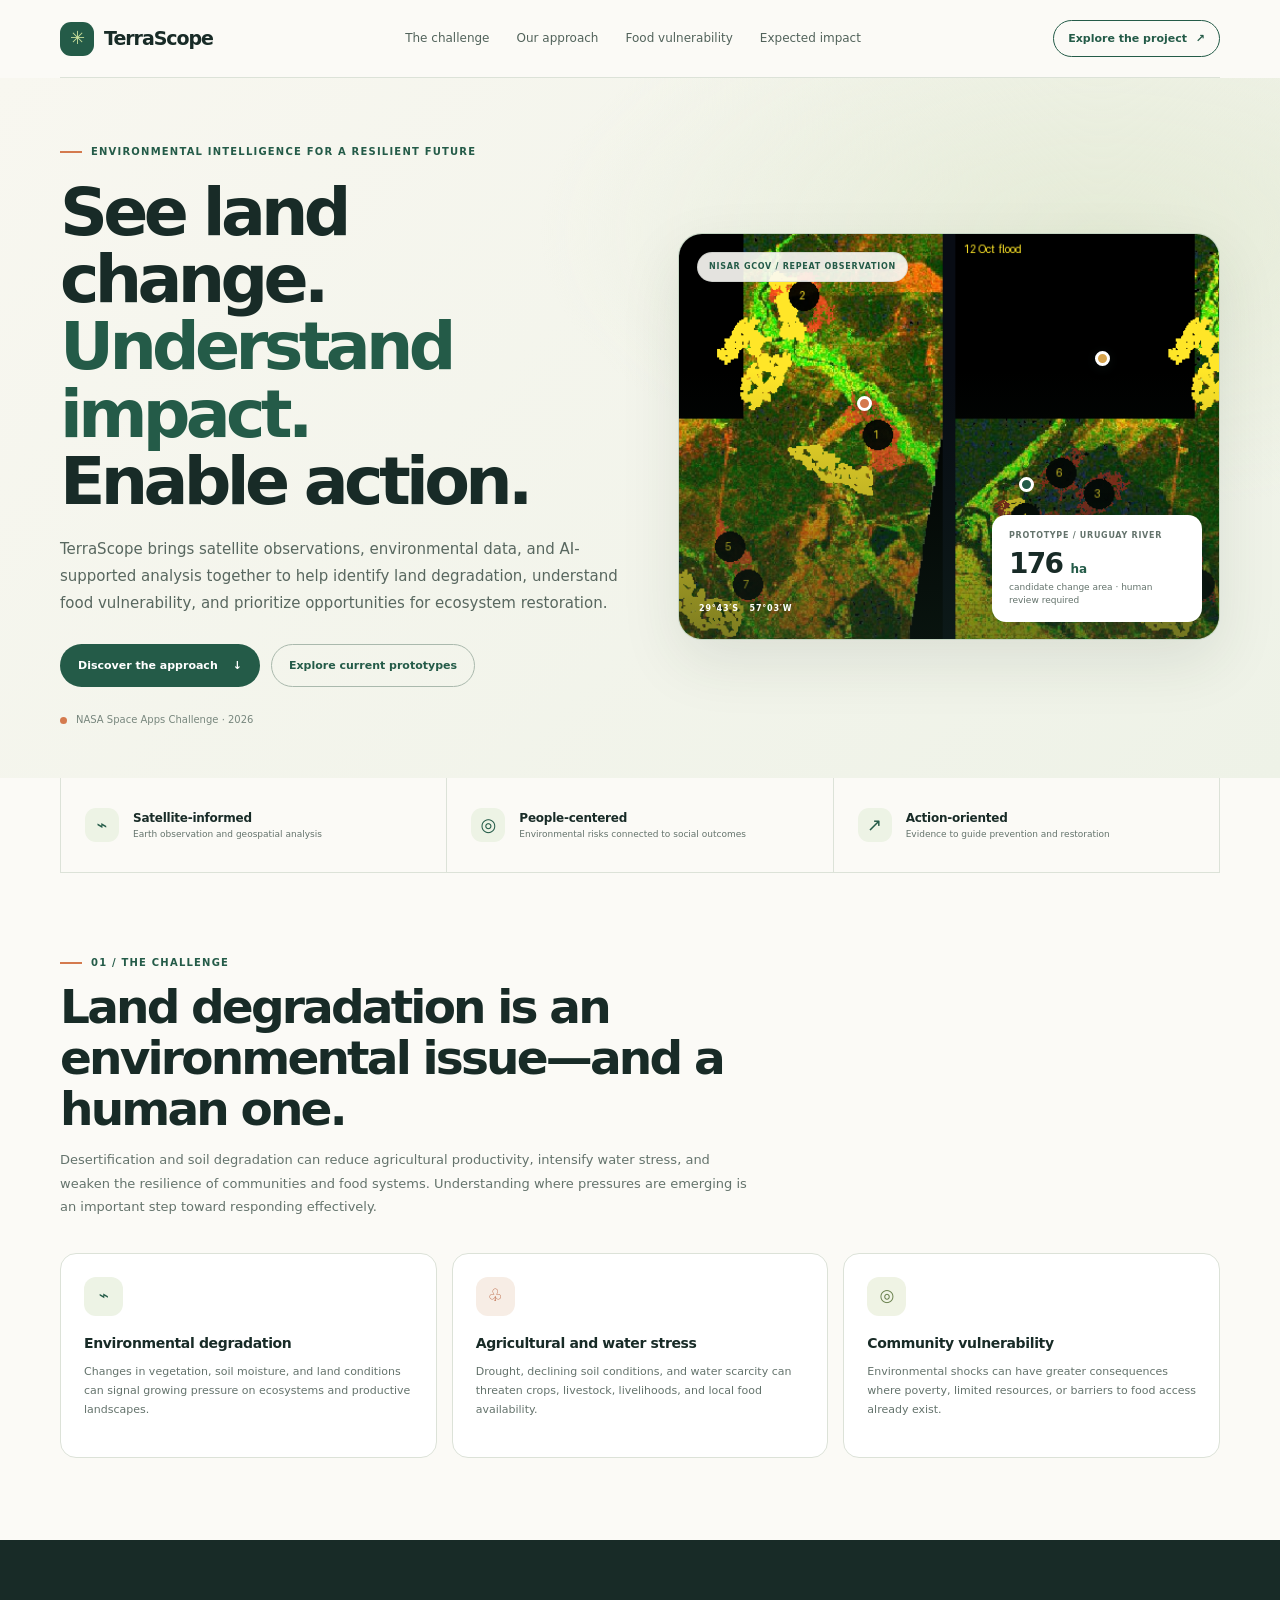
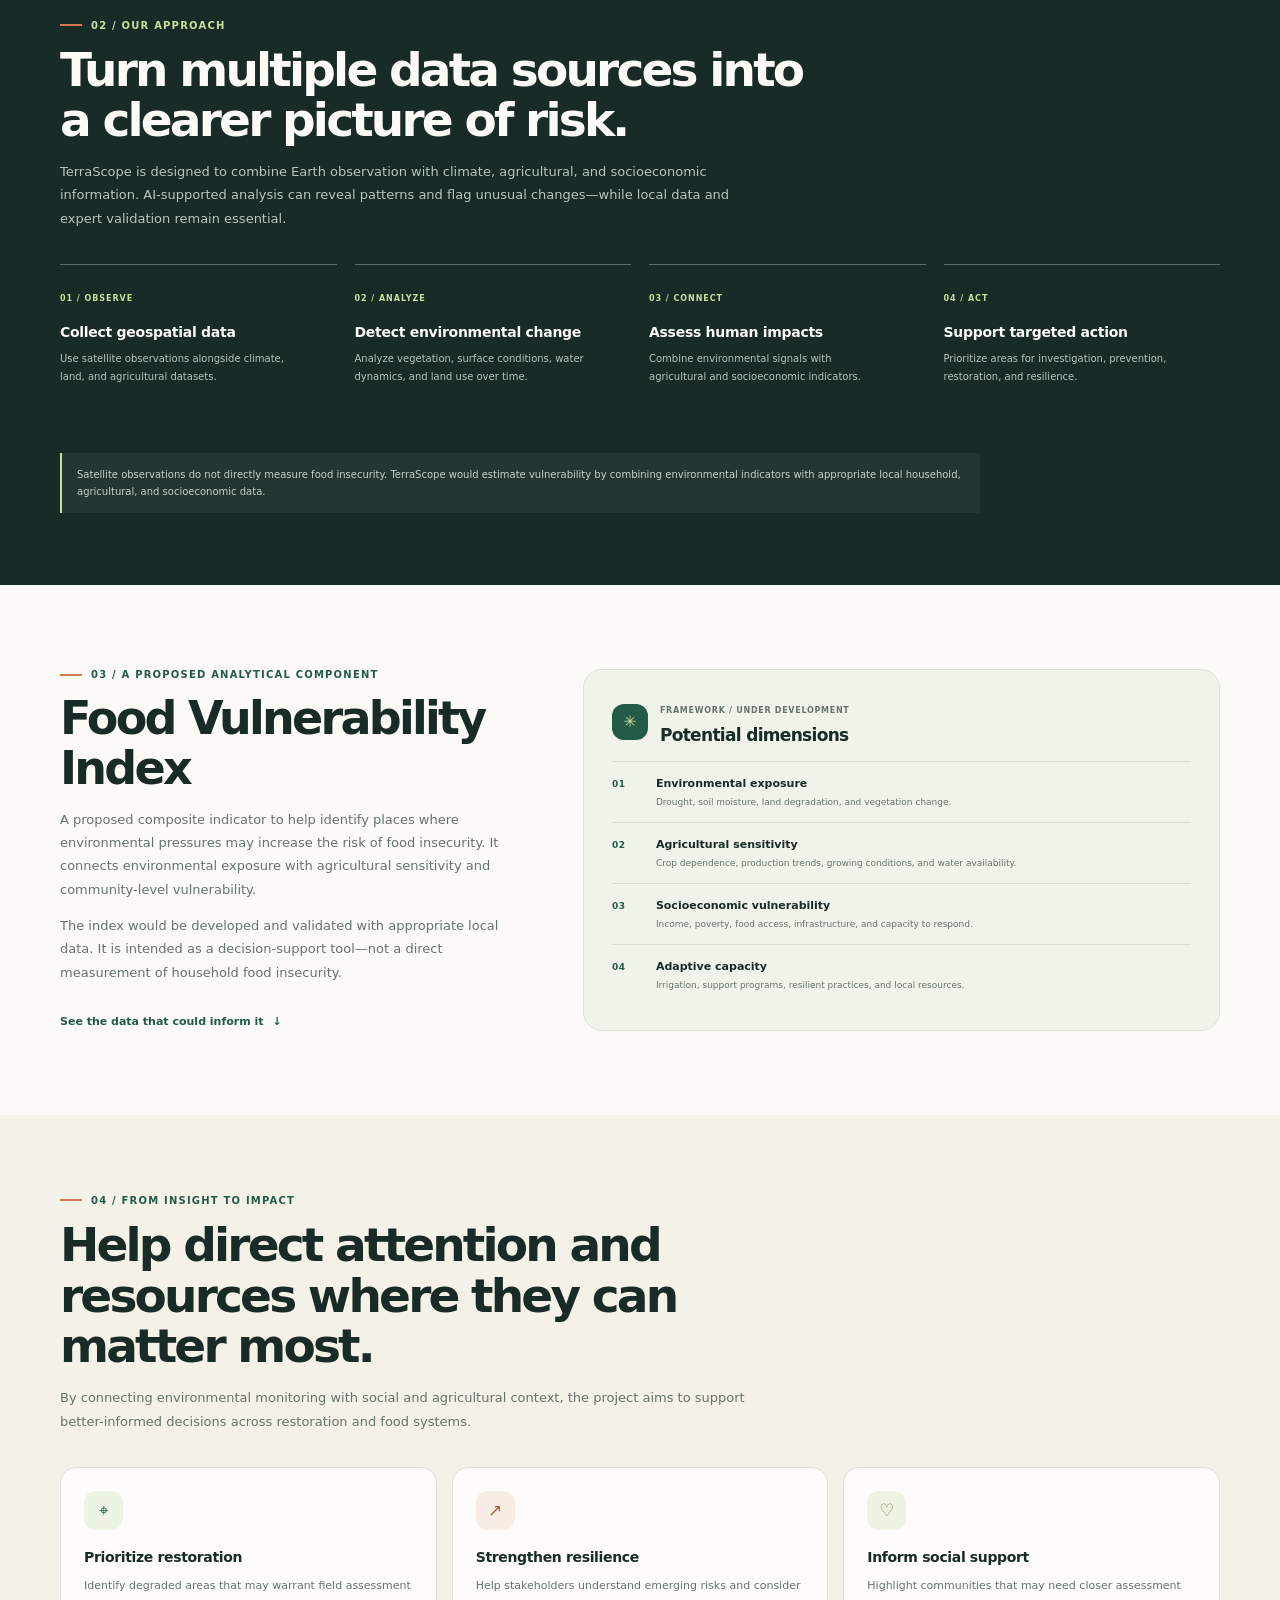
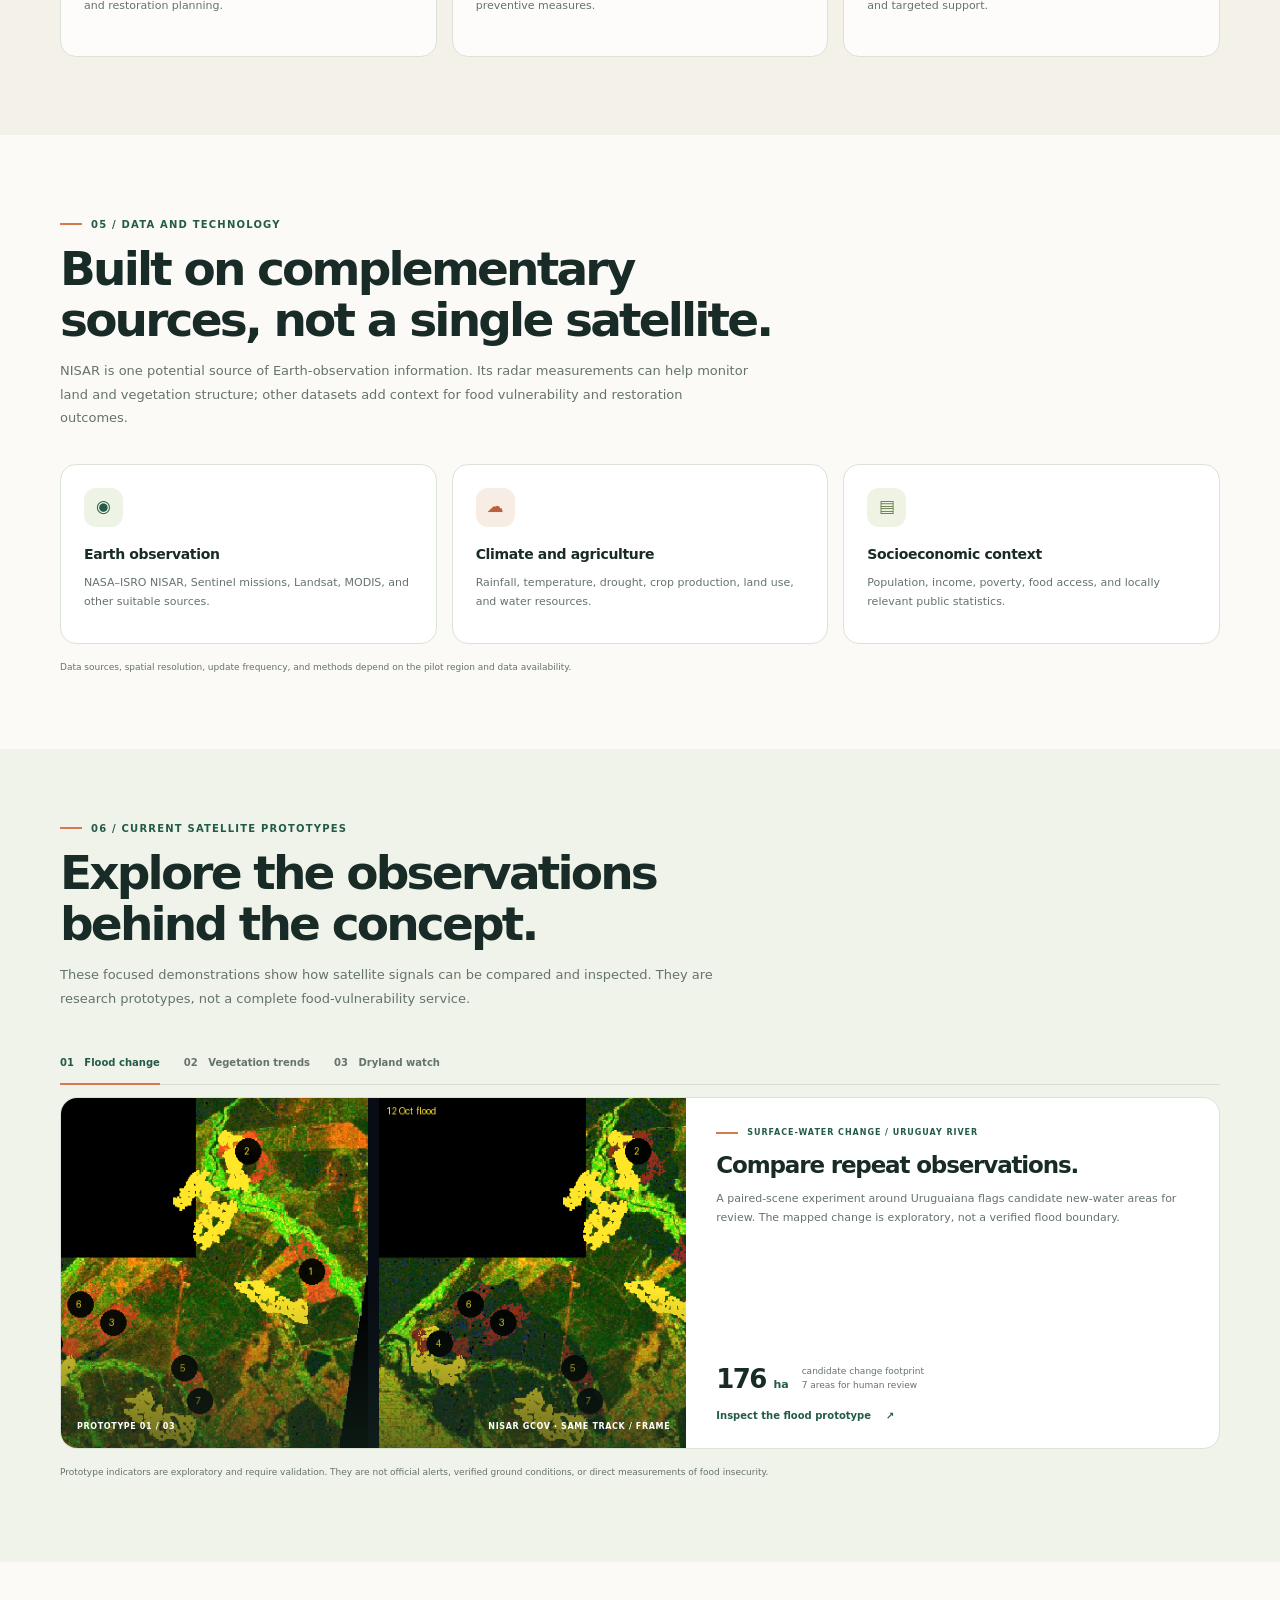
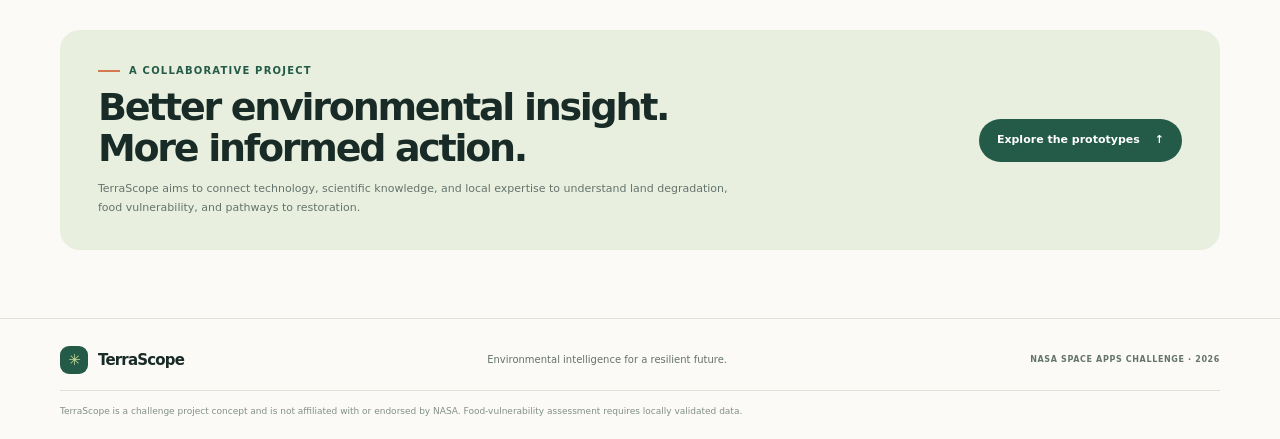
<file: docs/index.html>
<!doctype html>
<html lang="en">
  <head>
    <meta charset="utf-8" />
    <meta name="viewport" content="width=device-width, initial-scale=1" />
    <meta
      name="description"
      content="TerraScope combines Earth observation and local context to understand land degradation, food vulnerability, and restoration opportunities."
    />
    <meta name="theme-color" content="#fbfaf6" />
    <title>TerraScope | Environmental Intelligence</title>
    <link rel="stylesheet" href="assets/css/landing.css" />
    <script type="module" src="assets/js/landing.js"></script>
  </head>
  <body>
    <header class="site-header">
      <nav class="wrap navigation" aria-label="Main navigation">
        <a class="brand" href="#top" aria-label="TerraScope home">
          <span class="brand-mark" aria-hidden="true">✳</span>
          <span>TerraScope</span>
        </a>
        <div class="nav-links">
          <a href="#challenge">The challenge</a>
          <a href="#solution">Our approach</a>
          <a href="#index">Food vulnerability</a>
          <a href="#impact">Expected impact</a>
        </div>
        <a class="nav-cta" href="#platform">Explore the project <span aria-hidden="true">↗</span></a>
      </nav>
    </header>

    <main id="top">
      <section class="hero">
        <div class="wrap hero-grid">
          <div class="hero-copy">
            <p class="eyebrow">Environmental intelligence for a resilient future</p>
            <h1>See land change.<br /><em>Understand impact.</em><br />Enable action.</h1>
            <p class="hero-intro">
              TerraScope brings satellite observations, environmental data, and AI-supported
              analysis together to help identify land degradation, understand food vulnerability,
              and prioritize opportunities for ecosystem restoration.
            </p>
            <div class="hero-actions">
              <a class="button button-primary" href="#solution">Discover the approach <span aria-hidden="true">↓</span></a>
              <a class="button button-secondary" href="#platform">Explore current prototypes</a>
            </div>
            <p class="hero-note"><span aria-hidden="true"></span> NASA Space Apps Challenge · 2026</p>
          </div>

          <figure class="hero-visual">
            <img
              src="scenes/change.png"
              alt="Paired NISAR satellite observations around the Uruguay River"
            />
            <figcaption class="map-label">NISAR GCOV / REPEAT OBSERVATION</figcaption>
            <span class="map-pin pin-one" aria-hidden="true"></span>
            <span class="map-pin pin-two" aria-hidden="true"></span>
            <span class="map-pin pin-three" aria-hidden="true"></span>
            <div class="map-card">
              <span class="card-eyebrow">PROTOTYPE / URUGUAY RIVER</span>
              <strong>176 <small>ha</small></strong>
              <span>candidate change area · human review required</span>
            </div>
            <span class="visual-coordinate">29°43′S &nbsp; 57°03′W</span>
          </figure>
        </div>
      </section>

      <div class="wrap value-strip" aria-label="TerraScope principles">
        <div class="value-item">
          <span class="value-symbol" aria-hidden="true">⌁</span>
          <div><strong>Satellite-informed</strong><span>Earth observation and geospatial analysis</span></div>
        </div>
        <div class="value-item">
          <span class="value-symbol" aria-hidden="true">◎</span>
          <div><strong>People-centered</strong><span>Environmental risks connected to social outcomes</span></div>
        </div>
        <div class="value-item">
          <span class="value-symbol" aria-hidden="true">↗</span>
          <div><strong>Action-oriented</strong><span>Evidence to guide prevention and restoration</span></div>
        </div>
      </div>

      <section class="section" id="challenge">
        <div class="wrap">
          <div class="section-heading">
            <p class="eyebrow">01 / The challenge</p>
            <h2>Land degradation is an environmental issue—and a human one.</h2>
            <p>
              Desertification and soil degradation can reduce agricultural productivity,
              intensify water stress, and weaken the resilience of communities and food systems.
              Understanding where pressures are emerging is an important step toward responding
              effectively.
            </p>
          </div>
          <div class="card-grid">
            <article class="info-card">
              <span class="card-icon" aria-hidden="true">⌁</span>
              <h3>Environmental degradation</h3>
              <p>
                Changes in vegetation, soil moisture, and land conditions can signal growing
                pressure on ecosystems and productive landscapes.
              </p>
            </article>
            <article class="info-card">
              <span class="card-icon icon-orange" aria-hidden="true">♧</span>
              <h3>Agricultural and water stress</h3>
              <p>
                Drought, declining soil conditions, and water scarcity can threaten crops,
                livestock, livelihoods, and local food availability.
              </p>
            </article>
            <article class="info-card">
              <span class="card-icon icon-lime" aria-hidden="true">◎</span>
              <h3>Community vulnerability</h3>
              <p>
                Environmental shocks can have greater consequences where poverty, limited
                resources, or barriers to food access already exist.
              </p>
            </article>
          </div>
        </div>
      </section>

      <section class="solution-section" id="solution">
        <div class="wrap">
          <div class="section-heading section-heading-light">
            <p class="eyebrow">02 / Our approach</p>
            <h2>Turn multiple data sources into a clearer picture of risk.</h2>
            <p>
              TerraScope is designed to combine Earth observation with climate, agricultural, and
              socioeconomic information. AI-supported analysis can reveal patterns and flag
              unusual changes—while local data and expert validation remain essential.
            </p>
          </div>
          <div class="process-grid">
            <article class="process-step">
              <span class="step-number">01 / OBSERVE</span>
              <h3>Collect geospatial data</h3>
              <p>Use satellite observations alongside climate, land, and agricultural datasets.</p>
            </article>
            <article class="process-step">
              <span class="step-number">02 / ANALYZE</span>
              <h3>Detect environmental change</h3>
              <p>Analyze vegetation, surface conditions, water dynamics, and land use over time.</p>
            </article>
            <article class="process-step">
              <span class="step-number">03 / CONNECT</span>
              <h3>Assess human impacts</h3>
              <p>Combine environmental signals with agricultural and socioeconomic indicators.</p>
            </article>
            <article class="process-step">
              <span class="step-number">04 / ACT</span>
              <h3>Support targeted action</h3>
              <p>Prioritize areas for investigation, prevention, restoration, and resilience.</p>
            </article>
          </div>
          <p class="method-note">
            Satellite observations do not directly measure food insecurity. TerraScope would
            estimate vulnerability by combining environmental indicators with appropriate local
            household, agricultural, and socioeconomic data.
          </p>
        </div>
      </section>

      <section class="section" id="index">
        <div class="wrap index-grid">
          <div class="index-copy">
            <p class="eyebrow">03 / A proposed analytical component</p>
            <h2>Food Vulnerability Index</h2>
            <p>
              A proposed composite indicator to help identify places where environmental
              pressures may increase the risk of food insecurity. It connects environmental
              exposure with agricultural sensitivity and community-level vulnerability.
            </p>
            <p>
              The index would be developed and validated with appropriate local data. It is
              intended as a decision-support tool—not a direct measurement of household food
              insecurity.
            </p>
            <a class="text-link" href="#data">See the data that could inform it <span aria-hidden="true">↓</span></a>
          </div>
          <div class="index-panel">
            <div class="panel-heading">
              <span class="panel-mark" aria-hidden="true">✳</span>
              <div><span class="card-eyebrow">FRAMEWORK / UNDER DEVELOPMENT</span><h3>Potential dimensions</h3></div>
            </div>
            <div class="metric-row">
              <span class="metric-number">01</span>
              <div><strong>Environmental exposure</strong><span>Drought, soil moisture, land degradation, and vegetation change.</span></div>
            </div>
            <div class="metric-row">
              <span class="metric-number">02</span>
              <div><strong>Agricultural sensitivity</strong><span>Crop dependence, production trends, growing conditions, and water availability.</span></div>
            </div>
            <div class="metric-row">
              <span class="metric-number">03</span>
              <div><strong>Socioeconomic vulnerability</strong><span>Income, poverty, food access, infrastructure, and capacity to respond.</span></div>
            </div>
            <div class="metric-row">
              <span class="metric-number">04</span>
              <div><strong>Adaptive capacity</strong><span>Irrigation, support programs, resilient practices, and local resources.</span></div>
            </div>
          </div>
        </div>
      </section>

      <section class="impact-section" id="impact">
        <div class="wrap">
          <div class="section-heading">
            <p class="eyebrow">04 / From insight to impact</p>
            <h2>Help direct attention and resources where they can matter most.</h2>
            <p>
              By connecting environmental monitoring with social and agricultural context, the
              project aims to support better-informed decisions across restoration and food
              systems.
            </p>
          </div>
          <div class="card-grid">
            <article class="info-card impact-card">
              <span class="card-icon" aria-hidden="true">⌖</span>
              <h3>Prioritize restoration</h3>
              <p>Identify degraded areas that may warrant field assessment and restoration planning.</p>
            </article>
            <article class="info-card impact-card">
              <span class="card-icon icon-orange" aria-hidden="true">↗</span>
              <h3>Strengthen resilience</h3>
              <p>Help stakeholders understand emerging risks and consider preventive measures.</p>
            </article>
            <article class="info-card impact-card">
              <span class="card-icon icon-lime" aria-hidden="true">♡</span>
              <h3>Inform social support</h3>
              <p>Highlight communities that may need closer assessment and targeted support.</p>
            </article>
          </div>
        </div>
      </section>

      <section class="section data-section" id="data">
        <div class="wrap">
          <div class="section-heading">
            <p class="eyebrow">05 / Data and technology</p>
            <h2>Built on complementary sources, not a single satellite.</h2>
            <p>
              NISAR is one potential source of Earth-observation information. Its radar
              measurements can help monitor land and vegetation structure; other datasets add
              context for food vulnerability and restoration outcomes.
            </p>
          </div>
          <div class="card-grid">
            <article class="info-card data-card">
              <span class="card-icon" aria-hidden="true">◉</span>
              <h3>Earth observation</h3>
              <p>NASA–ISRO NISAR, Sentinel missions, Landsat, MODIS, and other suitable sources.</p>
            </article>
            <article class="info-card data-card">
              <span class="card-icon icon-orange" aria-hidden="true">☁</span>
              <h3>Climate and agriculture</h3>
              <p>Rainfall, temperature, drought, crop production, land use, and water resources.</p>
            </article>
            <article class="info-card data-card">
              <span class="card-icon icon-lime" aria-hidden="true">▤</span>
              <h3>Socioeconomic context</h3>
              <p>Population, income, poverty, food access, and locally relevant public statistics.</p>
            </article>
          </div>
          <p class="footnote">
            Data sources, spatial resolution, update frequency, and methods depend on the pilot
            region and data availability.
          </p>
        </div>
      </section>

      <section class="section prototypes-section" id="platform">
        <div class="wrap">
          <div class="section-heading">
            <p class="eyebrow">06 / Current satellite prototypes</p>
            <h2>Explore the observations behind the concept.</h2>
            <p>
              These focused demonstrations show how satellite signals can be compared and
              inspected. They are research prototypes, not a complete food-vulnerability service.
            </p>
          </div>
          <div class="case-tabs" role="group" aria-label="Select a satellite prototype">
            <button class="case-tab is-active" type="button" data-case="flood" aria-pressed="true">01 &nbsp; Flood change</button>
            <button class="case-tab" type="button" data-case="vegetation" aria-pressed="false">02 &nbsp; Vegetation trends</button>
            <button class="case-tab" type="button" data-case="drylands" aria-pressed="false">03 &nbsp; Dryland watch</button>
          </div>
          <article class="case-panel" aria-live="polite">
            <figure class="case-image">
              <img
                id="case-image"
                src="scenes/change.png"
                alt="NISAR satellite comparison showing the Uruguay River area before and after observation"
              />
              <figcaption><span id="case-index">PROTOTYPE 01 / 03</span><span id="case-source">NISAR GCOV · SAME TRACK / FRAME</span></figcaption>
            </figure>
            <div class="case-copy">
              <p class="eyebrow" id="case-kicker">SURFACE-WATER CHANGE / URUGUAY RIVER</p>
              <h3 id="case-title">Compare repeat observations.</h3>
              <p id="case-description">
                A paired-scene experiment around Uruguaiana flags candidate new-water areas for
                review. The mapped change is exploratory, not a verified flood boundary.
              </p>
              <div class="case-reading">
                <strong id="case-stat">176 <small>ha</small></strong>
                <span id="case-stat-label">candidate change footprint<br />7 areas for human review</span>
              </div>
              <a class="case-link" id="case-link" href="flood.html">
                Inspect the flood prototype <span aria-hidden="true">↗</span>
              </a>
            </div>
          </article>
          <p class="footnote">
            Prototype indicators are exploratory and require validation. They are not official
            alerts, verified ground conditions, or direct measurements of food insecurity.
          </p>
        </div>
      </section>

      <section class="closing-section">
        <div class="wrap closing-card">
          <div>
            <p class="eyebrow">A collaborative project</p>
            <h2>Better environmental insight.<br />More informed action.</h2>
            <p>
              TerraScope aims to connect technology, scientific knowledge, and local expertise
              to understand land degradation, food vulnerability, and pathways to restoration.
            </p>
          </div>
          <a class="button button-primary" href="#platform">Explore the prototypes <span aria-hidden="true">↑</span></a>
        </div>
      </section>
    </main>

    <footer class="site-footer">
      <div class="wrap footer-main">
        <a class="brand" href="#top"><span class="brand-mark" aria-hidden="true">✳</span><span>TerraScope</span></a>
        <p>Environmental intelligence for a resilient future.</p>
        <span class="footer-year">NASA SPACE APPS CHALLENGE · 2026</span>
      </div>
      <div class="wrap footer-note">
        TerraScope is a challenge project concept and is not affiliated with or endorsed by NASA.
        Food-vulnerability assessment requires locally validated data.
      </div>
    </footer>
  </body>
</html>
</file>
<file: docs/assets/css/landing.css>
:root {
  color-scheme: light;
  --ink: #182b27;
  --muted: #64736c;
  --green: #245b48;
  --green-dark: #193e33;
  --lime: #c9df9b;
  --sand: #f4f1e8;
  --paper: #fbfaf6;
  --line: #dce2d8;
  --orange: #d47a4e;
  --body: Inter, ui-sans-serif, system-ui, -apple-system, BlinkMacSystemFont, "Segoe UI", sans-serif;
}

* { box-sizing: border-box; }
html { scroll-behavior: smooth; scroll-padding-top: 88px; }
body {
  margin: 0;
  background: var(--paper);
  color: var(--ink);
  font-family: var(--body);
  line-height: 1.6;
  -webkit-font-smoothing: antialiased;
}
a { color: inherit; text-decoration: none; }
button { font: inherit; }
.wrap { width: min(1160px, calc(100% - 48px)); margin-inline: auto; }

.site-header { position: sticky; z-index: 20; top: 0; background: rgba(251, 250, 246, 0.94); backdrop-filter: blur(14px); }
.navigation { display: flex; min-height: 78px; align-items: center; justify-content: space-between; gap: 24px; border-bottom: 1px solid var(--line); }
.brand { display: inline-flex; flex: 0 0 auto; align-items: center; gap: 10px; font-size: 19px; font-weight: 800; letter-spacing: -0.055em; }
.brand-mark { display: grid; width: 34px; height: 34px; place-items: center; border-radius: 11px; background: var(--green); color: var(--lime); font-size: 18px; }
.nav-links { display: flex; align-items: center; gap: 27px; color: #52635b; font-size: 12px; }
.nav-links a, .nav-cta, .text-link, .case-link { transition: color 160ms ease, background 160ms ease, border-color 160ms ease; }
.nav-links a:hover, .text-link:hover, .case-link:hover { color: var(--orange); }
.nav-cta { padding: 9px 14px; border: 1px solid var(--green); border-radius: 999px; color: var(--green); font-size: 11px; font-weight: 700; }
.nav-cta:hover { background: var(--green); color: white; }
.nav-cta span { padding-left: 5px; }

.hero { padding: 66px 0 50px; background: radial-gradient(ellipse at 86% 22%, #e5ebd7 0, transparent 36%), linear-gradient(135deg, #f8f7f0, #eef2e7); }
.hero-grid { display: grid; grid-template-columns: 1.02fr 0.98fr; align-items: center; gap: 54px; }
.eyebrow { display: flex; align-items: center; gap: 9px; margin: 0; color: var(--green); font-size: 10px; font-weight: 800; letter-spacing: 0.12em; line-height: 1.5; text-transform: uppercase; }
.eyebrow::before { width: 22px; height: 2px; flex: 0 0 auto; background: var(--orange); content: ""; }
h1, h2, h3, p { margin-top: 0; }
.hero h1 { max-width: 650px; margin: 20px 0 21px; font-size: clamp(43px, 5.2vw, 68px); font-weight: 700; line-height: 1.01; letter-spacing: -0.07em; }
.hero h1 em { color: var(--green); font-style: normal; }
.hero-intro { max-width: 570px; margin-bottom: 0; color: #58675f; font-size: 15px; line-height: 1.8; }
.hero-actions { display: flex; flex-wrap: wrap; gap: 11px; margin-top: 27px; }
.button { display: inline-flex; min-height: 43px; align-items: center; justify-content: center; gap: 15px; padding: 0 17px; border: 1px solid transparent; border-radius: 999px; font-size: 11px; font-weight: 750; transition: background 160ms ease, color 160ms ease, transform 160ms ease; }
.button:hover { transform: translateY(-2px); }
.button-primary { background: var(--green); color: white; }
.button-primary:hover { background: var(--green-dark); }
.button-secondary { border-color: #aab9ad; color: var(--green); }
.button-secondary:hover { border-color: var(--green); background: white; }
.hero-note { display: flex; align-items: center; gap: 9px; margin: 25px 0 0; color: #78877e; font-size: 10px; }
.hero-note span { width: 7px; height: 7px; border-radius: 50%; background: var(--orange); }

.hero-visual { position: relative; min-height: 405px; overflow: hidden; margin: 0; border: 1px solid rgba(36, 91, 72, 0.13); border-radius: 24px; background: #dfe8d7; box-shadow: 0 22px 60px rgba(36, 63, 43, 0.1); }
.hero-visual::after { position: absolute; inset: 34% 0 0; background: linear-gradient(transparent, rgba(16, 36, 27, 0.55)); content: ""; pointer-events: none; }
.hero-visual > img { display: block; width: 100%; height: 405px; object-fit: cover; }
.map-label { position: absolute; z-index: 2; top: 18px; left: 18px; padding: 8px 11px; border: 1px solid rgba(24, 43, 39, 0.1); border-radius: 999px; background: rgba(251, 250, 246, 0.91); color: var(--green); font-size: 8px; font-weight: 800; letter-spacing: 0.09em; }
.map-pin { position: absolute; z-index: 2; width: 15px; height: 15px; border: 3px solid white; border-radius: 50%; background: var(--orange); box-shadow: 0 2px 12px rgba(24, 43, 39, 0.4); }
.pin-one { top: 40%; left: 33%; }
.pin-two { top: 60%; left: 63%; background: var(--green); }
.pin-three { top: 29%; left: 77%; background: #d6a34c; }
.map-card { position: absolute; z-index: 3; right: 17px; bottom: 17px; display: grid; width: 210px; padding: 15px 17px; border-radius: 14px; background: white; box-shadow: 0 12px 35px rgba(36, 63, 43, 0.2); }
.card-eyebrow { color: var(--muted); font-size: 8px; font-weight: 800; letter-spacing: 0.09em; }
.map-card strong { margin: 4px 0 0; font-size: 28px; letter-spacing: -0.06em; line-height: 1.25; }
.map-card strong small { color: var(--green); font-size: 12px; font-weight: 600; letter-spacing: 0; }
.map-card > span:last-child { color: var(--muted); font-size: 9px; line-height: 1.4; }
.visual-coordinate { position: absolute; z-index: 2; bottom: 23px; left: 20px; color: white; font-size: 8px; font-weight: 700; letter-spacing: 0.1em; }

.value-strip { display: grid; grid-template-columns: repeat(3, 1fr); gap: 1px; border: 1px solid var(--line); border-top: 0; background: var(--line); }
.value-item { display: flex; min-height: 94px; align-items: center; gap: 14px; padding: 17px 24px; background: var(--paper); }
.value-symbol { display: grid; width: 34px; height: 34px; flex: 0 0 auto; place-items: center; border-radius: 11px; background: #edf3e5; color: var(--green); font-size: 18px; }
.value-item strong, .value-item span:last-child { display: block; }
.value-item strong { font-size: 12px; letter-spacing: -0.02em; }
.value-item div span { color: var(--muted); font-size: 9px; line-height: 1.5; }

.section { padding: 82px 0; }
.section-heading { max-width: 720px; margin-bottom: 34px; }
.section-heading h2, .index-copy h2, .closing-card h2 { margin: 12px 0 14px; font-size: clamp(30px, 4vw, 47px); font-weight: 650; line-height: 1.08; letter-spacing: -0.06em; }
.section-heading > p:last-child, .index-copy > p:not(.eyebrow) { max-width: 690px; margin-bottom: 0; color: var(--muted); font-size: 13px; line-height: 1.8; }
.card-grid { display: grid; grid-template-columns: repeat(3, 1fr); gap: 15px; }
.info-card { min-height: 205px; padding: 23px; border: 1px solid var(--line); border-radius: 16px; background: #fff; }
.card-icon { display: grid; width: 39px; height: 39px; place-items: center; margin-bottom: 16px; border-radius: 12px; background: #edf3e5; color: var(--green); font-size: 17px; }
.icon-orange { background: #f7ede5; color: #b8613d; }
.icon-lime { background: #eff3e4; color: #6a814e; }
.info-card h3 { margin: 0 0 8px; font-size: 14px; font-weight: 700; letter-spacing: -0.025em; }
.info-card p { margin: 0; color: var(--muted); font-size: 11px; line-height: 1.75; }

.solution-section { padding: 78px 0 72px; background: var(--ink); color: var(--paper); }
.section-heading-light { max-width: 760px; }
.section-heading-light .eyebrow { color: var(--lime); }
.section-heading-light > p:last-child { color: #b9c5bc; }
.process-grid { display: grid; grid-template-columns: repeat(4, 1fr); gap: 18px; }
.process-step { min-height: 165px; padding: 18px 17px 0 0; border-top: 1px solid #587065; }
.step-number { color: var(--lime); font-size: 8px; font-weight: 800; letter-spacing: 0.12em; }
.process-step h3 { margin: 12px 0 7px; font-size: 14px; letter-spacing: -0.02em; }
.process-step p { max-width: 235px; margin: 0; color: #b9c5bc; font-size: 10px; line-height: 1.75; }
.method-note { max-width: 920px; margin: 24px 0 0; padding: 13px 15px; border-left: 2px solid var(--lime); background: rgba(255, 255, 255, 0.05); color: #c8d1ca; font-size: 10px; line-height: 1.7; }

.index-grid { display: grid; grid-template-columns: 0.85fr 1.15fr; align-items: center; gap: 52px; }
.index-copy h2 { font-size: clamp(32px, 4vw, 46px); }
.index-copy > p:not(.eyebrow) { margin: 0 0 13px; }
.text-link { display: inline-flex; align-items: center; gap: 9px; margin-top: 16px; color: var(--green); font-size: 11px; font-weight: 750; }
.index-panel { padding: 25px 28px; border: 1px solid var(--line); border-radius: 19px; background: #f0f3e9; }
.panel-heading { display: flex; align-items: center; gap: 12px; padding-bottom: 12px; }
.panel-mark { display: grid; width: 36px; height: 36px; flex: 0 0 auto; place-items: center; border-radius: 12px; background: var(--green); color: var(--lime); }
.panel-heading h3 { margin: 2px 0 0; font-size: 17px; letter-spacing: -0.04em; }
.metric-row { display: grid; grid-template-columns: 34px 1fr; gap: 10px; padding: 13px 0; border-top: 1px solid #d4ddcf; }
.metric-number { padding-top: 2px; color: var(--green); font-size: 9px; font-weight: 800; letter-spacing: 0.08em; }
.metric-row strong, .metric-row span:last-child { display: block; }
.metric-row strong { margin-bottom: 2px; font-size: 11px; }
.metric-row div span { color: var(--muted); font-size: 9px; line-height: 1.6; }

.impact-section { padding: 78px 0; background: var(--sand); }
.impact-card { min-height: 190px; background: rgba(255, 255, 255, 0.8); }
.data-section { padding-bottom: 74px; }
.data-card { min-height: 180px; }
.footnote { margin: 16px 0 0; color: var(--muted); font-size: 9px; line-height: 1.7; }

.prototypes-section { padding-top: 72px; background: #f0f3e9; }
.prototypes-section .section-heading { max-width: 760px; }
.case-tabs { display: flex; flex-wrap: wrap; gap: 8px; margin-bottom: 12px; border-bottom: 1px solid #d5ddd1; }
.case-tab { position: relative; padding: 11px 16px 13px 0; border: 0; background: transparent; color: var(--muted); cursor: pointer; font-size: 10px; font-weight: 700; }
.case-tab::after { position: absolute; right: 16px; bottom: -1px; left: 0; height: 2px; background: transparent; content: ""; }
.case-tab:hover, .case-tab.is-active { color: var(--green); }
.case-tab.is-active::after { background: var(--orange); }
.case-panel { display: grid; grid-template-columns: 1.08fr 0.92fr; min-height: 350px; overflow: hidden; border: 1px solid var(--line); border-radius: 17px; background: white; }
.case-image { position: relative; min-height: 350px; overflow: hidden; margin: 0; background: #e4e9dc; }
.case-image::after { position: absolute; inset: 55% 0 0; background: linear-gradient(transparent, rgba(19, 39, 30, 0.65)); content: ""; pointer-events: none; }
.case-image img { display: block; width: 100%; height: 100%; min-height: 350px; object-fit: cover; transition: opacity 180ms ease; }
.case-image figcaption { position: absolute; z-index: 1; right: 16px; bottom: 14px; left: 16px; display: flex; justify-content: space-between; gap: 10px; color: white; font-size: 8px; font-weight: 750; letter-spacing: 0.08em; }
.case-copy { display: flex; flex-direction: column; align-items: flex-start; padding: 29px 30px 24px; }
.case-copy .eyebrow { font-size: 8px; }
.case-copy h3 { margin: 13px 0 10px; font-size: 23px; line-height: 1.15; letter-spacing: -0.05em; }
.case-copy > p:not(.eyebrow) { margin-bottom: 18px; color: var(--muted); font-size: 11px; line-height: 1.75; }
.case-reading { display: flex; align-items: center; gap: 13px; margin-top: auto; padding-top: 10px; }
.case-reading strong { font-size: 26px; letter-spacing: -0.06em; line-height: 1; }
.case-reading small { color: var(--green); font-size: 11px; letter-spacing: 0; }
.case-reading span { max-width: 195px; color: var(--muted); font-size: 9px; line-height: 1.5; }
.case-link { display: inline-flex; align-items: center; gap: 15px; margin-top: 16px; color: var(--green); font-size: 10px; font-weight: 750; }
.case-link:hover { color: var(--orange); }

.closing-section { padding: 68px 0; }
.closing-card { display: flex; align-items: center; justify-content: space-between; gap: 35px; padding: 33px 38px; border-radius: 20px; background: #e8efdf; }
.closing-card h2 { margin: 9px 0 9px; font-size: clamp(27px, 3.4vw, 38px); }
.closing-card > div > p:last-child { max-width: 650px; margin: 0; color: var(--muted); font-size: 11px; line-height: 1.75; }
.closing-card .button { flex: 0 0 auto; }
.site-footer { padding: 27px 0 20px; border-top: 1px solid var(--line); }
.footer-main { display: flex; align-items: center; justify-content: space-between; gap: 18px; }
.footer-main .brand { font-size: 15px; }
.footer-main .brand-mark { width: 28px; height: 28px; border-radius: 9px; font-size: 15px; }
.footer-main > p { margin: 0; color: var(--muted); font-size: 10px; }
.footer-year { color: var(--muted); font-size: 8px; font-weight: 750; letter-spacing: 0.08em; }
.footer-note { margin-top: 16px; padding-top: 13px; border-top: 1px solid var(--line); color: #829087; font-size: 9px; line-height: 1.7; }
:focus-visible { outline: 3px solid var(--orange); outline-offset: 3px; }

@media (max-width: 900px) {
  .nav-links { gap: 15px; }
  .nav-links a { font-size: 10px; }
  .hero-grid { gap: 30px; }
  .hero-visual, .hero-visual > img { min-height: 360px; height: 360px; }
  .process-grid { grid-template-columns: repeat(2, 1fr); }
  .process-step { min-height: 140px; }
  .index-grid { grid-template-columns: 1fr 1fr; gap: 28px; }
  .case-copy { padding: 24px 22px; }
}
@media (max-width: 680px) {
  .wrap { width: min(100% - 36px, 520px); }
  .navigation { min-height: 68px; gap: 10px; }
  .nav-links { display: none; }
  .brand { font-size: 17px; }
  .nav-cta { padding: 8px 11px; font-size: 9px; }
  .hero { padding: 52px 0 34px; }
  .hero-grid, .index-grid { grid-template-columns: 1fr; gap: 30px; }
  .hero h1 { font-size: clamp(41px, 11vw, 59px); }
  .hero-intro { font-size: 13px; }
  .hero-actions { align-items: stretch; flex-direction: column; max-width: 310px; }
  .button { justify-content: space-between; }
  .hero-visual, .hero-visual > img { min-height: 300px; height: 300px; }
  .value-strip { grid-template-columns: 1fr; }
  .value-item { min-height: 73px; padding: 12px 16px; }
  .section, .impact-section { padding: 62px 0; }
  .section-heading { margin-bottom: 26px; }
  .section-heading h2, .index-copy h2 { font-size: 34px; }
  .section-heading > p:last-child, .index-copy > p:not(.eyebrow) { font-size: 12px; }
  .card-grid { grid-template-columns: 1fr; gap: 10px; }
  .info-card { min-height: auto; padding: 19px; }
  .card-icon { margin-bottom: 12px; }
  .solution-section { padding: 62px 0; }
  .process-grid { grid-template-columns: 1fr 1fr; gap: 10px 15px; }
  .process-step { min-height: 155px; padding-right: 5px; }
  .index-panel { padding: 20px; }
  .case-tabs { gap: 2px; }
  .case-tab { padding-right: 9px; font-size: 9px; }
  .case-tab::after { right: 9px; }
  .case-panel { grid-template-columns: 1fr; }
  .case-image, .case-image img { min-height: 230px; max-height: 270px; }
  .case-copy { min-height: 300px; padding: 23px 20px; }
  .closing-section { padding: 48px 0; }
  .closing-card { align-items: flex-start; flex-direction: column; padding: 25px 22px; }
  .footer-main { align-items: flex-start; flex-direction: column; gap: 9px; }
}
@media (max-width: 390px) {
  .wrap { width: calc(100% - 28px); }
  .nav-cta { font-size: 8px; }
  .hero h1 { font-size: 39px; }
  .process-grid { grid-template-columns: 1fr; }
  .process-step { min-height: 125px; }
  .case-image figcaption { font-size: 7px; }
}
@media (prefers-reduced-motion: reduce) {
  *, *::before, *::after { scroll-behavior: auto !important; transition-duration: 0.01ms !important; }
}
</file>
